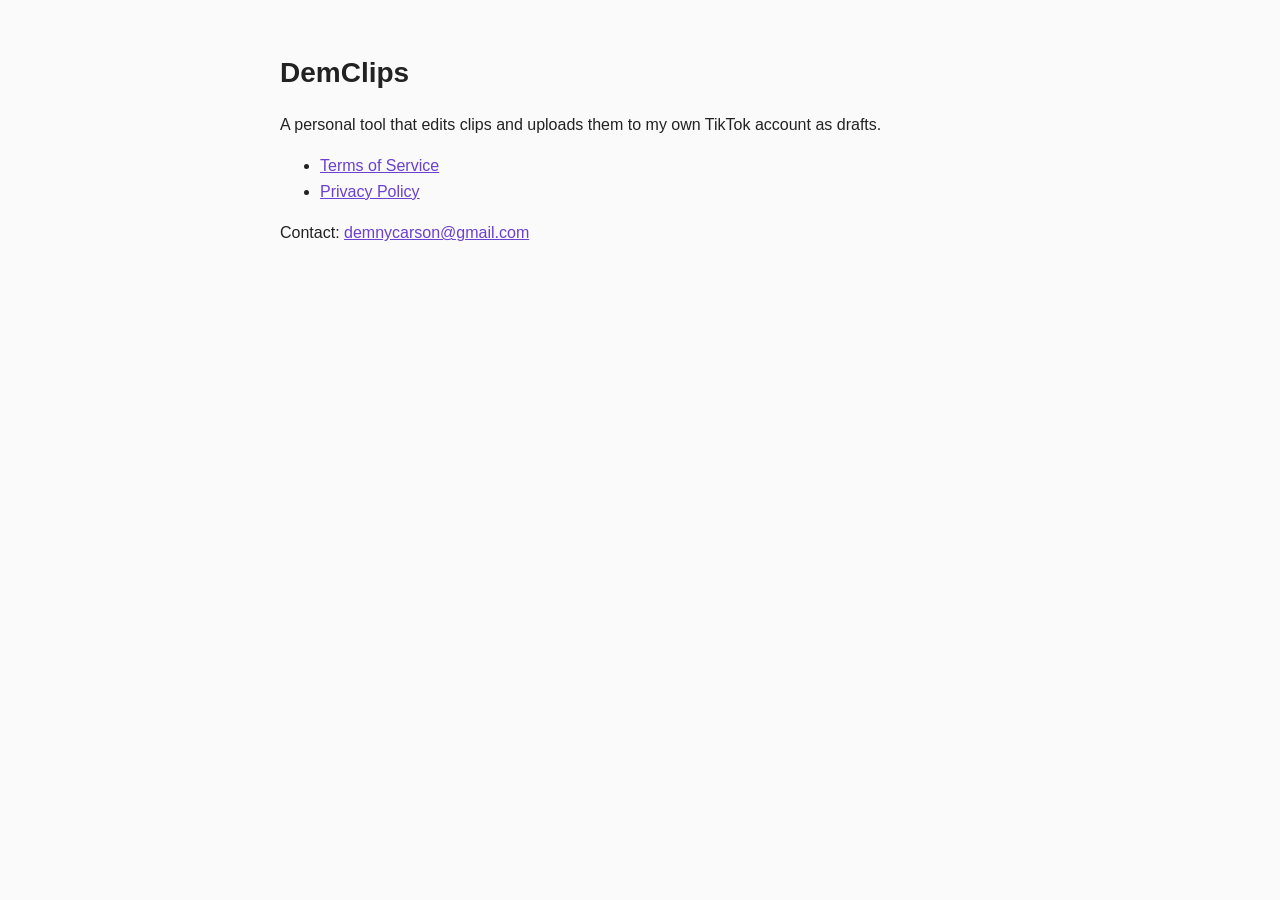
<file: index.html>
<!DOCTYPE html>
<html lang="en">
<head>
<meta charset="utf-8">
<meta name="viewport" content="width=device-width, initial-scale=1">
<title>DemClips</title>
<link rel="stylesheet" href="style.css">
</head>
<body>
<main>
<h1>DemClips</h1>
<p>A personal tool that edits clips and uploads them to my own TikTok account as drafts.</p>
<ul>
<li><a href="terms.html">Terms of Service</a></li>
<li><a href="privacy.html">Privacy Policy</a></li>
</ul>
<p>Contact: <a href="mailto:demnycarson@gmail.com">demnycarson@gmail.com</a></p>
</main>
</body>
</html>
</file>
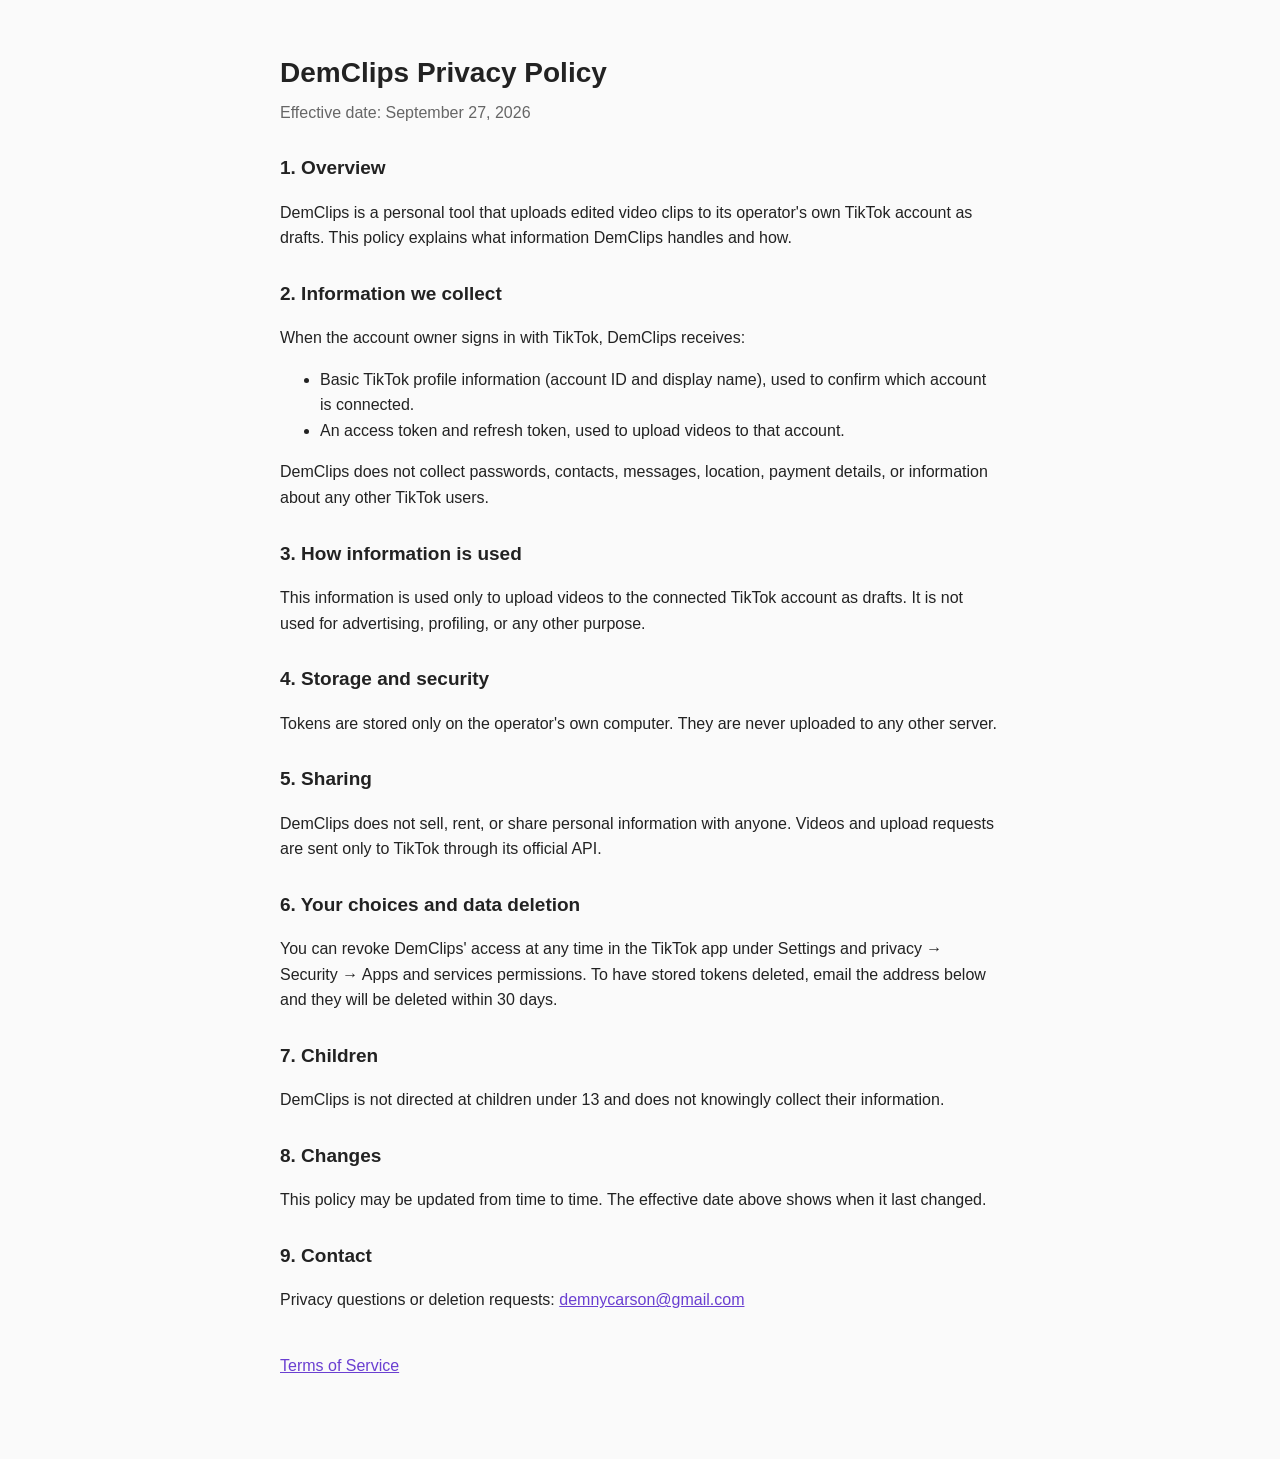
<file: privacy.html>
<!DOCTYPE html>
<html lang="en">
<head>
<meta charset="utf-8">
<meta name="viewport" content="width=device-width, initial-scale=1">
<title>DemClips – Privacy Policy</title>
<link rel="stylesheet" href="style.css">
</head>
<body>
<main>
<h1>DemClips Privacy Policy</h1>
<p class="date">Effective date: September 27, 2026</p>

<h2>1. Overview</h2>
<p>DemClips is a personal tool that uploads edited video clips to its operator's own TikTok account as drafts. This policy explains what information DemClips handles and how.</p>

<h2>2. Information we collect</h2>
<p>When the account owner signs in with TikTok, DemClips receives:</p>
<ul>
<li>Basic TikTok profile information (account ID and display name), used to confirm which account is connected.</li>
<li>An access token and refresh token, used to upload videos to that account.</li>
</ul>
<p>DemClips does not collect passwords, contacts, messages, location, payment details, or information about any other TikTok users.</p>

<h2>3. How information is used</h2>
<p>This information is used only to upload videos to the connected TikTok account as drafts. It is not used for advertising, profiling, or any other purpose.</p>

<h2>4. Storage and security</h2>
<p>Tokens are stored only on the operator's own computer. They are never uploaded to any other server.</p>

<h2>5. Sharing</h2>
<p>DemClips does not sell, rent, or share personal information with anyone. Videos and upload requests are sent only to TikTok through its official API.</p>

<h2>6. Your choices and data deletion</h2>
<p>You can revoke DemClips' access at any time in the TikTok app under Settings and privacy &rarr; Security &rarr; Apps and services permissions. To have stored tokens deleted, email the address below and they will be deleted within 30 days.</p>

<h2>7. Children</h2>
<p>DemClips is not directed at children under 13 and does not knowingly collect their information.</p>

<h2>8. Changes</h2>
<p>This policy may be updated from time to time. The effective date above shows when it last changed.</p>

<h2>9. Contact</h2>
<p>Privacy questions or deletion requests: <a href="mailto:demnycarson@gmail.com">demnycarson@gmail.com</a></p>

<p class="links"><a href="terms.html">Terms of Service</a></p>
</main>
</body>
</html>
</file>
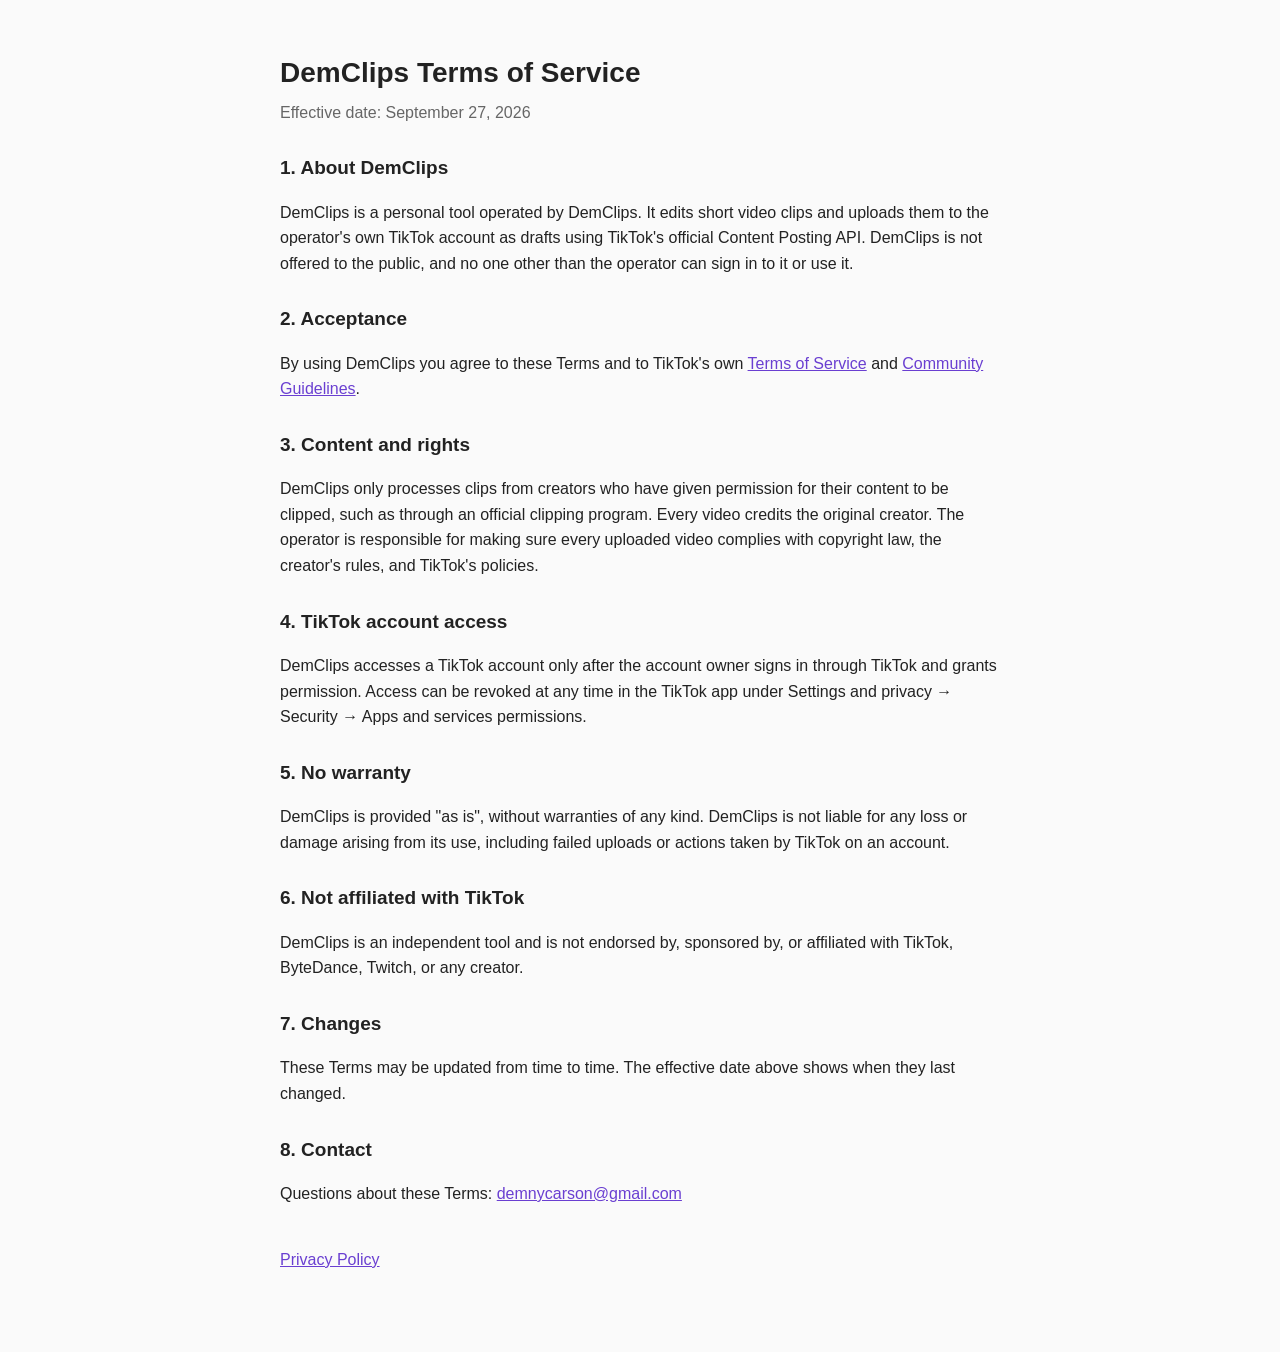
<file: terms.html>
<!DOCTYPE html>
<html lang="en">
<head>
<meta charset="utf-8">
<meta name="viewport" content="width=device-width, initial-scale=1">
<title>DemClips – Terms of Service</title>
<link rel="stylesheet" href="style.css">
</head>
<body>
<main>
<h1>DemClips Terms of Service</h1>
<p class="date">Effective date: September 27, 2026</p>

<h2>1. About DemClips</h2>
<p>DemClips is a personal tool operated by DemClips. It edits short video clips and uploads them to the operator's own TikTok account as drafts using TikTok's official Content Posting API. DemClips is not offered to the public, and no one other than the operator can sign in to it or use it.</p>

<h2>2. Acceptance</h2>
<p>By using DemClips you agree to these Terms and to TikTok's own <a href="https://www.tiktok.com/legal/terms-of-service">Terms of Service</a> and <a href="https://www.tiktok.com/community-guidelines">Community Guidelines</a>.</p>

<h2>3. Content and rights</h2>
<p>DemClips only processes clips from creators who have given permission for their content to be clipped, such as through an official clipping program. Every video credits the original creator. The operator is responsible for making sure every uploaded video complies with copyright law, the creator's rules, and TikTok's policies.</p>

<h2>4. TikTok account access</h2>
<p>DemClips accesses a TikTok account only after the account owner signs in through TikTok and grants permission. Access can be revoked at any time in the TikTok app under Settings and privacy &rarr; Security &rarr; Apps and services permissions.</p>

<h2>5. No warranty</h2>
<p>DemClips is provided "as is", without warranties of any kind. DemClips is not liable for any loss or damage arising from its use, including failed uploads or actions taken by TikTok on an account.</p>

<h2>6. Not affiliated with TikTok</h2>
<p>DemClips is an independent tool and is not endorsed by, sponsored by, or affiliated with TikTok, ByteDance, Twitch, or any creator.</p>

<h2>7. Changes</h2>
<p>These Terms may be updated from time to time. The effective date above shows when they last changed.</p>

<h2>8. Contact</h2>
<p>Questions about these Terms: <a href="mailto:demnycarson@gmail.com">demnycarson@gmail.com</a></p>

<p class="links"><a href="privacy.html">Privacy Policy</a></p>
</main>
</body>
</html>
</file>
<file: style.css>
body { margin: 0; background: #fafafa; color: #222; font: 16px/1.6 -apple-system, "Segoe UI", Roboto, sans-serif; }
main { max-width: 720px; margin: 0 auto; padding: 32px 16px 64px; }
h1 { font-size: 28px; margin-bottom: 4px; }
h2 { font-size: 19px; margin-top: 28px; }
.date { color: #666; margin-top: 0; }
a { color: #6a3fd1; }
.links { margin-top: 40px; }
</file>
